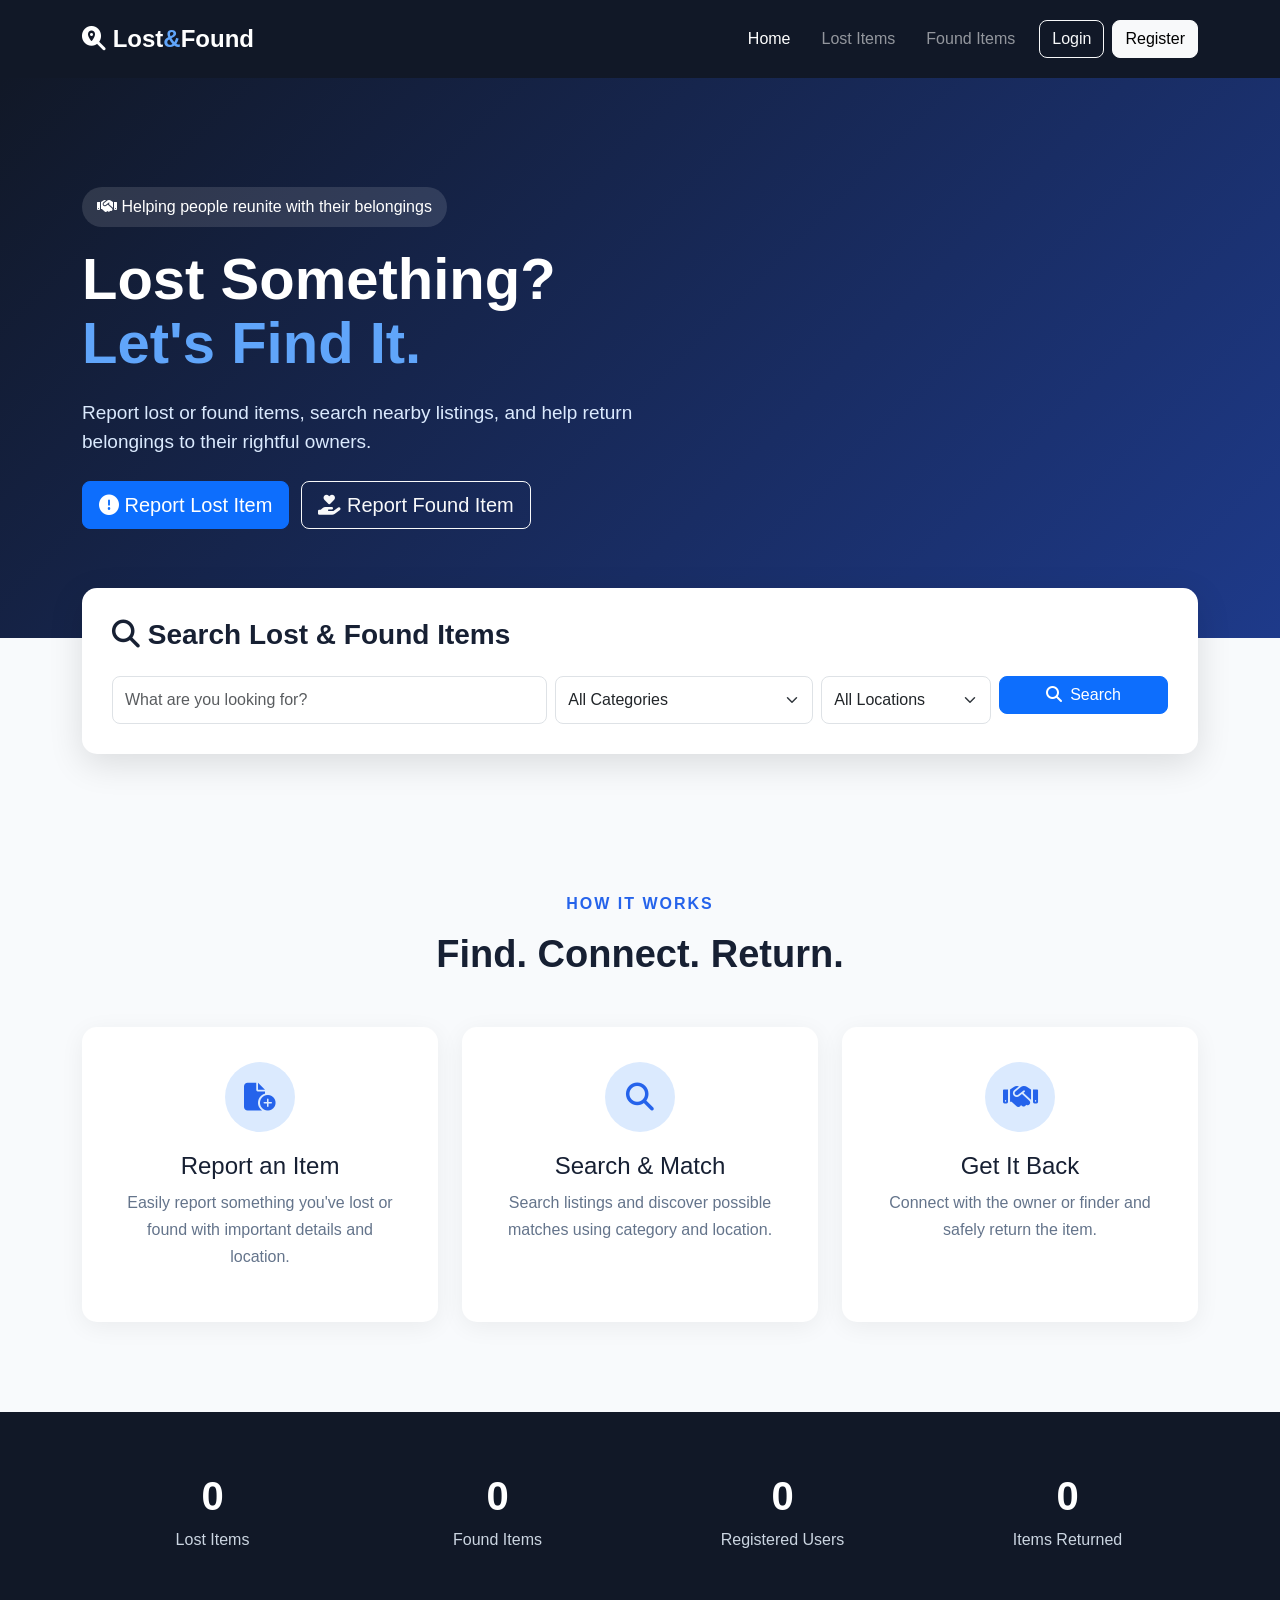
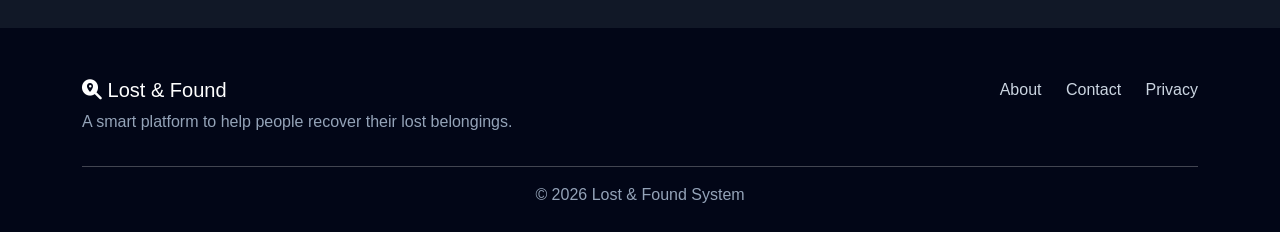
<file: frontend/index.html>
<!DOCTYPE html>
<html lang="en">

<head>

    <meta charset="UTF-8">

    <meta
        name="viewport"
        content="width=device-width, initial-scale=1.0"
    >

    <title>Lost & Found | Find What Matters</title>


    <!-- ================= BOOTSTRAP ================= -->

    <link
        href="https://cdn.jsdelivr.net/npm/bootstrap@5.3.3/dist/css/bootstrap.min.css"
        rel="stylesheet"
    >


    <!-- ================= FONT AWESOME ================= -->

    <link
        rel="stylesheet"
        href="https://cdnjs.cloudflare.com/ajax/libs/font-awesome/6.5.2/css/all.min.css"
    >


    <!-- ================= OUR CSS ================= -->

    <link
        rel="stylesheet"
        href="css/style.css"
    >

</head>


<body>


<!-- ==================================================
     NAVBAR
================================================== -->

<nav class="navbar navbar-expand-lg navbar-dark">

    <div class="container">


        <!-- LOGO -->

        <a
            class="navbar-brand fw-bold"
            href="index.html"
        >

            <i class="fa-solid fa-magnifying-glass-location"></i>

            Lost<span>&</span>Found

        </a>


        <!-- MOBILE BUTTON -->

        <button
            class="navbar-toggler"
            type="button"
            data-bs-toggle="collapse"
            data-bs-target="#navbarNav"
            aria-controls="navbarNav"
            aria-expanded="false"
            aria-label="Toggle navigation"
        >

            <span class="navbar-toggler-icon"></span>

        </button>


        <!-- NAVIGATION -->

        <div
            class="collapse navbar-collapse"
            id="navbarNav"
        >

            <ul
                class="navbar-nav ms-auto align-items-lg-center"
            >


                <li class="nav-item">

                    <a
                        class="nav-link active"
                        href="index.html"
                    >
                        Home
                    </a>

                </li>


                <li class="nav-item">

                    <a
                        class="nav-link"
                        href="lost-items.html"
                    >
                        Lost Items
                    </a>

                </li>


                <li class="nav-item">

                    <a
                        class="nav-link"
                        href="found-items.html"
                    >
                        Found Items
                    </a>

                </li>


                <li class="nav-item ms-lg-3">

                    <a
                        href="login.html"
                        class="btn btn-outline-light"
                    >
                        Login
                    </a>

                </li>


                <li class="nav-item ms-lg-2">

                    <a
                        href="register.html"
                        class="btn btn-light"
                    >
                        Register
                    </a>

                </li>


            </ul>

        </div>

    </div>

</nav>



<!-- ==================================================
     HERO
================================================== -->

<section class="hero">

    <div class="container">

        <div class="row align-items-center">

            <div class="col-lg-7">


                <!-- BADGE -->

                <div class="hero-badge">

                    <i class="fa-solid fa-handshake"></i>

                    Helping people reunite with their belongings

                </div>


                <!-- HEADING -->

                <h1>

                    Lost Something?<br>

                    <span>Let's Find It.</span>

                </h1>


                <!-- DESCRIPTION -->

                <p class="hero-text">

                    Report lost or found items, search nearby
                    listings, and help return belongings to their
                    rightful owners.

                </p>


                <!-- BUTTONS -->

                <div class="hero-buttons">


                    <a
                        href="report-lost.html"
                        class="btn btn-primary btn-lg"
                    >

                        <i
                            class="fa-solid fa-circle-exclamation"
                        ></i>

                        Report Lost Item

                    </a>


                    <a
                        href="report-found.html"
                        class="btn btn-outline-light btn-lg"
                    >

                        <i
                            class="fa-solid fa-hand-holding-heart"
                        ></i>

                        Report Found Item

                    </a>


                </div>


            </div>

        </div>

    </div>

</section>



<!-- ==================================================
     SEARCH
================================================== -->

<section class="search-section">

    <div class="container">


        <div class="search-box">


            <h3>

                <i
                    class="fa-solid fa-magnifying-glass"
                ></i>

                Search Lost & Found Items

            </h3>


            <div class="row g-2 mt-3">


                <!-- SEARCH TEXT -->

                <div class="col-md-5">

                    <input
                        type="text"
                        id="homeSearch"
                        class="form-control"
                        placeholder="What are you looking for?"
                    >

                </div>


                <!-- CATEGORY -->

                <div class="col-md-3">

                    <select
                        id="homeCategory"
                        class="form-select"
                    >

                        <option value="">
                            All Categories
                        </option>

                        <option value="Electronics">
                            Electronics
                        </option>

                        <option value="Documents">
                            Documents
                        </option>

                        <option value="Keys">
                            Keys
                        </option>

                        <option value="Wallet">
                            Wallet
                        </option>

                        <option value="Bag">
                            Bag
                        </option>

                        <option value="Other">
                            Other
                        </option>

                    </select>

                </div>


                <!-- LOCATION -->

                <div class="col-md-2">

                    <select
                        id="homeLocation"
                        class="form-select"
                    >

                        <option value="">
                            All Locations
                        </option>

                        <option value="Campus">
                            Campus
                        </option>

                        <option value="Hostel">
                            Hostel
                        </option>

                        <option value="Library">
                            Library
                        </option>

                        <option value="Canteen">
                            Canteen
                        </option>

                    </select>

                </div>


                <!-- SEARCH BUTTON -->

                <div class="col-md-2">

                    <button
                        id="homeSearchButton"
                        type="button"
                        class="btn btn-primary w-100"
                    >

                        <i
                            class="fa-solid fa-magnifying-glass me-1"
                        ></i>

                        Search

                    </button>

                </div>


            </div>

        </div>

    </div>

</section>



<!-- ==================================================
     FEATURES
================================================== -->

<section class="features-section">

    <div class="container">


        <!-- SECTION HEADING -->

        <div class="section-heading">

            <p>
                HOW IT WORKS
            </p>

            <h2>
                Find. Connect. Return.
            </h2>

        </div>


        <div class="row g-4">


            <!-- FEATURE 1 -->

            <div class="col-md-4">

                <div class="feature-card">


                    <div class="feature-icon">

                        <i
                            class="fa-solid fa-file-circle-plus"
                        ></i>

                    </div>


                    <h4>
                        Report an Item
                    </h4>


                    <p>

                        Easily report something you've lost
                        or found with important details and
                        location.

                    </p>


                </div>

            </div>



            <!-- FEATURE 2 -->

            <div class="col-md-4">

                <div class="feature-card">


                    <div class="feature-icon">

                        <i
                            class="fa-solid fa-magnifying-glass"
                        ></i>

                    </div>


                    <h4>
                        Search & Match
                    </h4>


                    <p>

                        Search listings and discover possible
                        matches using category and location.

                    </p>


                </div>

            </div>



            <!-- FEATURE 3 -->

            <div class="col-md-4">

                <div class="feature-card">


                    <div class="feature-icon">

                        <i
                            class="fa-solid fa-handshake"
                        ></i>

                    </div>


                    <h4>
                        Get It Back
                    </h4>


                    <p>

                        Connect with the owner or finder and
                        safely return the item.

                    </p>


                </div>

            </div>


        </div>

    </div>

</section>



<!-- ==================================================
     STATISTICS
================================================== -->

<section class="stats-section">

    <div class="container">


        <div class="row text-center">


            <!-- LOST -->

            <div class="col-md-3">

                <h2 id="totalLost">
                    0
                </h2>

                <p>
                    Lost Items
                </p>

            </div>


            <!-- FOUND -->

            <div class="col-md-3">

                <h2 id="totalFound">
                    0
                </h2>

                <p>
                    Found Items
                </p>

            </div>


            <!-- USERS -->

            <div class="col-md-3">

                <h2 id="totalUsers">
                    0
                </h2>

                <p>
                    Registered Users
                </p>

            </div>


            <!-- RETURNED -->

            <div class="col-md-3">

                <h2 id="totalReturned">
                    0
                </h2>

                <p>
                    Items Returned
                </p>

            </div>


        </div>

    </div>

</section>



<!-- ==================================================
     FOOTER
================================================== -->

<footer>

    <div class="container">


        <div class="row">


            <!-- ABOUT -->

            <div class="col-md-6">

                <h5>

                    <i
                        class="fa-solid fa-magnifying-glass-location"
                    ></i>

                    Lost & Found

                </h5>


                <p>

                    A smart platform to help people recover
                    their lost belongings.

                </p>

            </div>



            <!-- LINKS -->

            <div class="col-md-6 text-md-end">

                <a href="#">
                    About
                </a>

                <a href="#">
                    Contact
                </a>

                <a href="#">
                    Privacy
                </a>

            </div>


        </div>


        <hr>


        <p class="text-center mb-0">

            © 2026 Lost & Found System

        </p>


    </div>

</footer>



<!-- ==================================================
     BOOTSTRAP JS
================================================== -->

<script
    src="https://cdn.jsdelivr.net/npm/bootstrap@5.3.3/dist/js/bootstrap.bundle.min.js"
></script>


<!-- ==================================================
     OUR JAVASCRIPT
================================================== -->

<script src="js/app.js"></script>


</body>

</html>
</file>
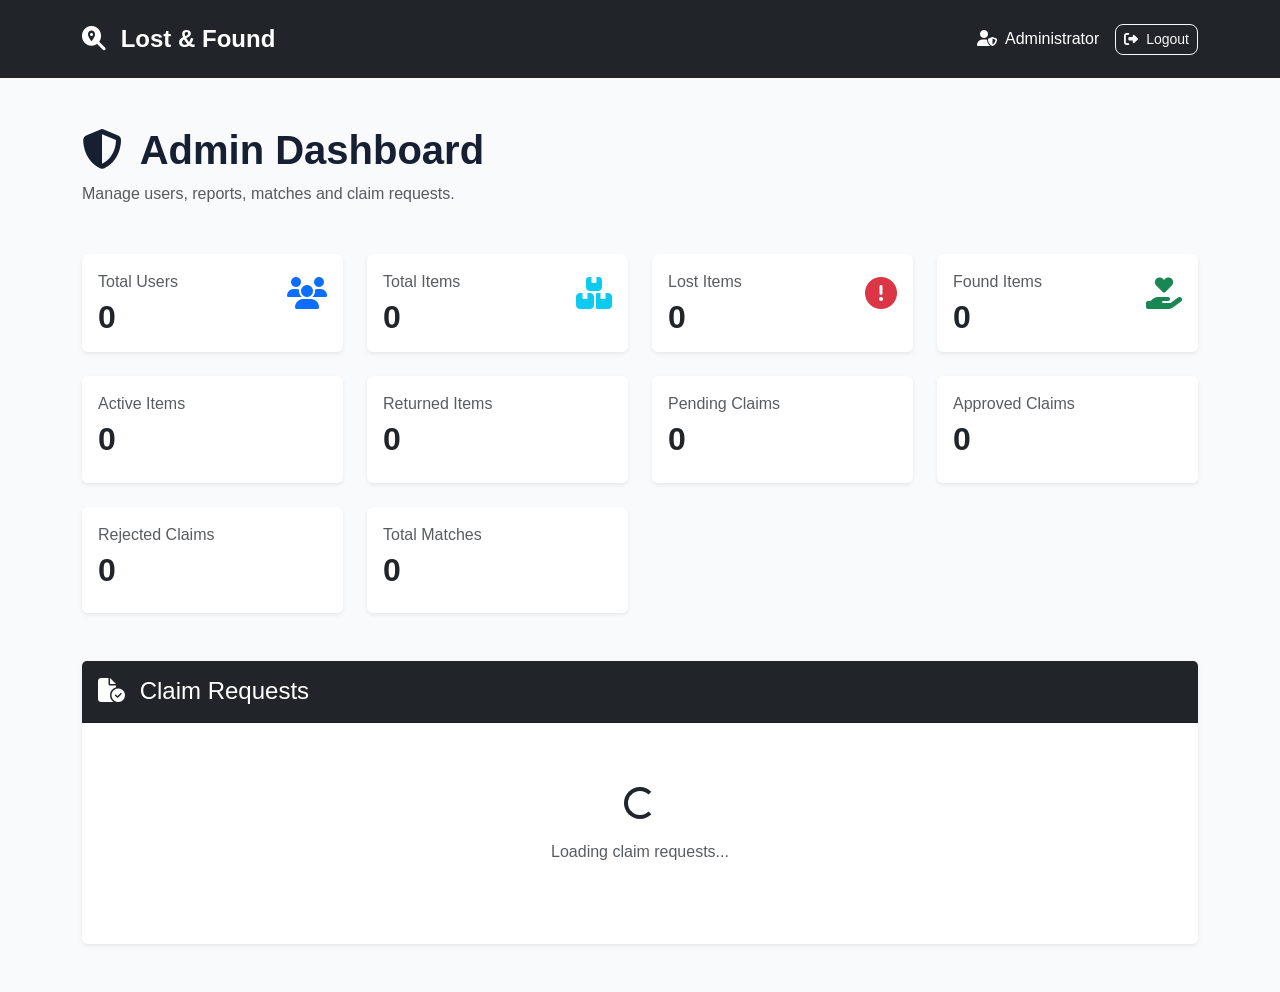
<file: frontend/admin.html>
<!DOCTYPE html>
<html lang="en">

<head>

    <meta charset="UTF-8">

    <meta
        name="viewport"
        content="width=device-width, initial-scale=1.0"
    >

    <title>Admin Dashboard | Lost & Found</title>


    <link
        href="https://cdn.jsdelivr.net/npm/bootstrap@5.3.3/dist/css/bootstrap.min.css"
        rel="stylesheet"
    >


    <link
        rel="stylesheet"
        href="https://cdnjs.cloudflare.com/ajax/libs/font-awesome/6.5.2/css/all.min.css"
    >


    <link
        rel="stylesheet"
        href="css/style.css"
    >

</head>


<body>


<!-- =====================================================
     NAVBAR
===================================================== -->

<nav class="navbar navbar-dark bg-dark">

    <div class="container">

        <a
            class="navbar-brand fw-bold"
            href="index.html"
        >

            <i class="fa-solid fa-magnifying-glass-location me-2"></i>

            Lost & Found

        </a>


        <div class="d-flex align-items-center">

            <span class="text-white me-3">

                <i class="fa-solid fa-user-shield me-1"></i>

                Administrator

            </span>


            <button
                type="button"
                class="btn btn-outline-light btn-sm"
                onclick="adminLogout()"
            >

                <i class="fa-solid fa-right-from-bracket me-1"></i>

                Logout

            </button>

        </div>

    </div>

</nav>



<!-- =====================================================
     ADMIN PAGE
===================================================== -->

<main
    id="adminPage"
    class="container py-5"
>


    <!-- HEADER -->

    <div class="mb-5">

        <h1 class="fw-bold">

            <i class="fa-solid fa-shield-halved me-2"></i>

            Admin Dashboard

        </h1>


        <p class="text-muted">

            Manage users, reports, matches and claim requests.

        </p>

    </div>



    <!-- =================================================
         STATISTICS
    ================================================== -->

    <div class="row g-4 mb-5">


        <!-- TOTAL USERS -->

        <div class="col-md-6 col-lg-3">

            <div class="card shadow-sm border-0 h-100">

                <div class="card-body">

                    <div class="d-flex justify-content-between">

                        <div>

                            <p class="text-muted mb-1">
                                Total Users
                            </p>

                            <h2
                                id="totalUsers"
                                class="fw-bold mb-0"
                            >
                                0
                            </h2>

                        </div>

                        <div class="text-primary fs-2">

                            <i class="fa-solid fa-users"></i>

                        </div>

                    </div>

                </div>

            </div>

        </div>



        <!-- TOTAL ITEMS -->

        <div class="col-md-6 col-lg-3">

            <div class="card shadow-sm border-0 h-100">

                <div class="card-body">

                    <div class="d-flex justify-content-between">

                        <div>

                            <p class="text-muted mb-1">
                                Total Items
                            </p>

                            <h2
                                id="totalItems"
                                class="fw-bold mb-0"
                            >
                                0
                            </h2>

                        </div>

                        <div class="text-info fs-2">

                            <i class="fa-solid fa-boxes-stacked"></i>

                        </div>

                    </div>

                </div>

            </div>

        </div>



        <!-- LOST -->

        <div class="col-md-6 col-lg-3">

            <div class="card shadow-sm border-0 h-100">

                <div class="card-body">

                    <div class="d-flex justify-content-between">

                        <div>

                            <p class="text-muted mb-1">
                                Lost Items
                            </p>

                            <h2
                                id="lostItems"
                                class="fw-bold mb-0"
                            >
                                0
                            </h2>

                        </div>

                        <div class="text-danger fs-2">

                            <i class="fa-solid fa-circle-exclamation"></i>

                        </div>

                    </div>

                </div>

            </div>

        </div>



        <!-- FOUND -->

        <div class="col-md-6 col-lg-3">

            <div class="card shadow-sm border-0 h-100">

                <div class="card-body">

                    <div class="d-flex justify-content-between">

                        <div>

                            <p class="text-muted mb-1">
                                Found Items
                            </p>

                            <h2
                                id="foundItems"
                                class="fw-bold mb-0"
                            >
                                0
                            </h2>

                        </div>

                        <div class="text-success fs-2">

                            <i class="fa-solid fa-hand-holding-heart"></i>

                        </div>

                    </div>

                </div>

            </div>

        </div>



        <!-- ACTIVE -->

        <div class="col-md-6 col-lg-3">

            <div class="card shadow-sm border-0 h-100">

                <div class="card-body">

                    <p class="text-muted mb-1">
                        Active Items
                    </p>

                    <h2
                        id="activeItems"
                        class="fw-bold"
                    >
                        0
                    </h2>

                </div>

            </div>

        </div>



        <!-- RETURNED -->

        <div class="col-md-6 col-lg-3">

            <div class="card shadow-sm border-0 h-100">

                <div class="card-body">

                    <p class="text-muted mb-1">
                        Returned Items
                    </p>

                    <h2
                        id="returnedItems"
                        class="fw-bold"
                    >
                        0
                    </h2>

                </div>

            </div>

        </div>



        <!-- PENDING -->

        <div class="col-md-6 col-lg-3">

            <div class="card shadow-sm border-0 h-100">

                <div class="card-body">

                    <p class="text-muted mb-1">
                        Pending Claims
                    </p>

                    <h2
                        id="pendingClaims"
                        class="fw-bold"
                    >
                        0
                    </h2>

                </div>

            </div>

        </div>



        <!-- APPROVED -->

        <div class="col-md-6 col-lg-3">

            <div class="card shadow-sm border-0 h-100">

                <div class="card-body">

                    <p class="text-muted mb-1">
                        Approved Claims
                    </p>

                    <h2
                        id="approvedClaims"
                        class="fw-bold"
                    >
                        0
                    </h2>

                </div>

            </div>

        </div>



        <!-- REJECTED -->

        <div class="col-md-6 col-lg-3">

            <div class="card shadow-sm border-0 h-100">

                <div class="card-body">

                    <p class="text-muted mb-1">
                        Rejected Claims
                    </p>

                    <h2
                        id="rejectedClaims"
                        class="fw-bold"
                    >
                        0
                    </h2>

                </div>

            </div>

        </div>



        <!-- MATCHES -->

        <div class="col-md-6 col-lg-3">

            <div class="card shadow-sm border-0 h-100">

                <div class="card-body">

                    <p class="text-muted mb-1">
                        Total Matches
                    </p>

                    <h2
                        id="totalMatches"
                        class="fw-bold"
                    >
                        0
                    </h2>

                </div>

            </div>

        </div>


    </div>



    <!-- =================================================
         CLAIM REQUESTS
    ================================================== -->

    <div class="card shadow-sm border-0">


        <div class="card-header bg-dark text-white py-3">

            <h4 class="mb-0">

                <i class="fa-solid fa-file-circle-check me-2"></i>

                Claim Requests

            </h4>

        </div>



        <div class="card-body">


            <!-- CLAIMS CONTAINER -->

            <div id="adminClaimsContainer">

                <div class="text-center py-5">

                    <div
                        class="spinner-border"
                        role="status"
                    ></div>

                    <p class="mt-3 text-muted">
                        Loading claim requests...
                    </p>

                </div>

            </div>


        </div>

    </div>


</main>



<!-- =====================================================
     JAVASCRIPT
===================================================== -->

<script src="js/admin.js"></script>


</body>

</html>
</file>
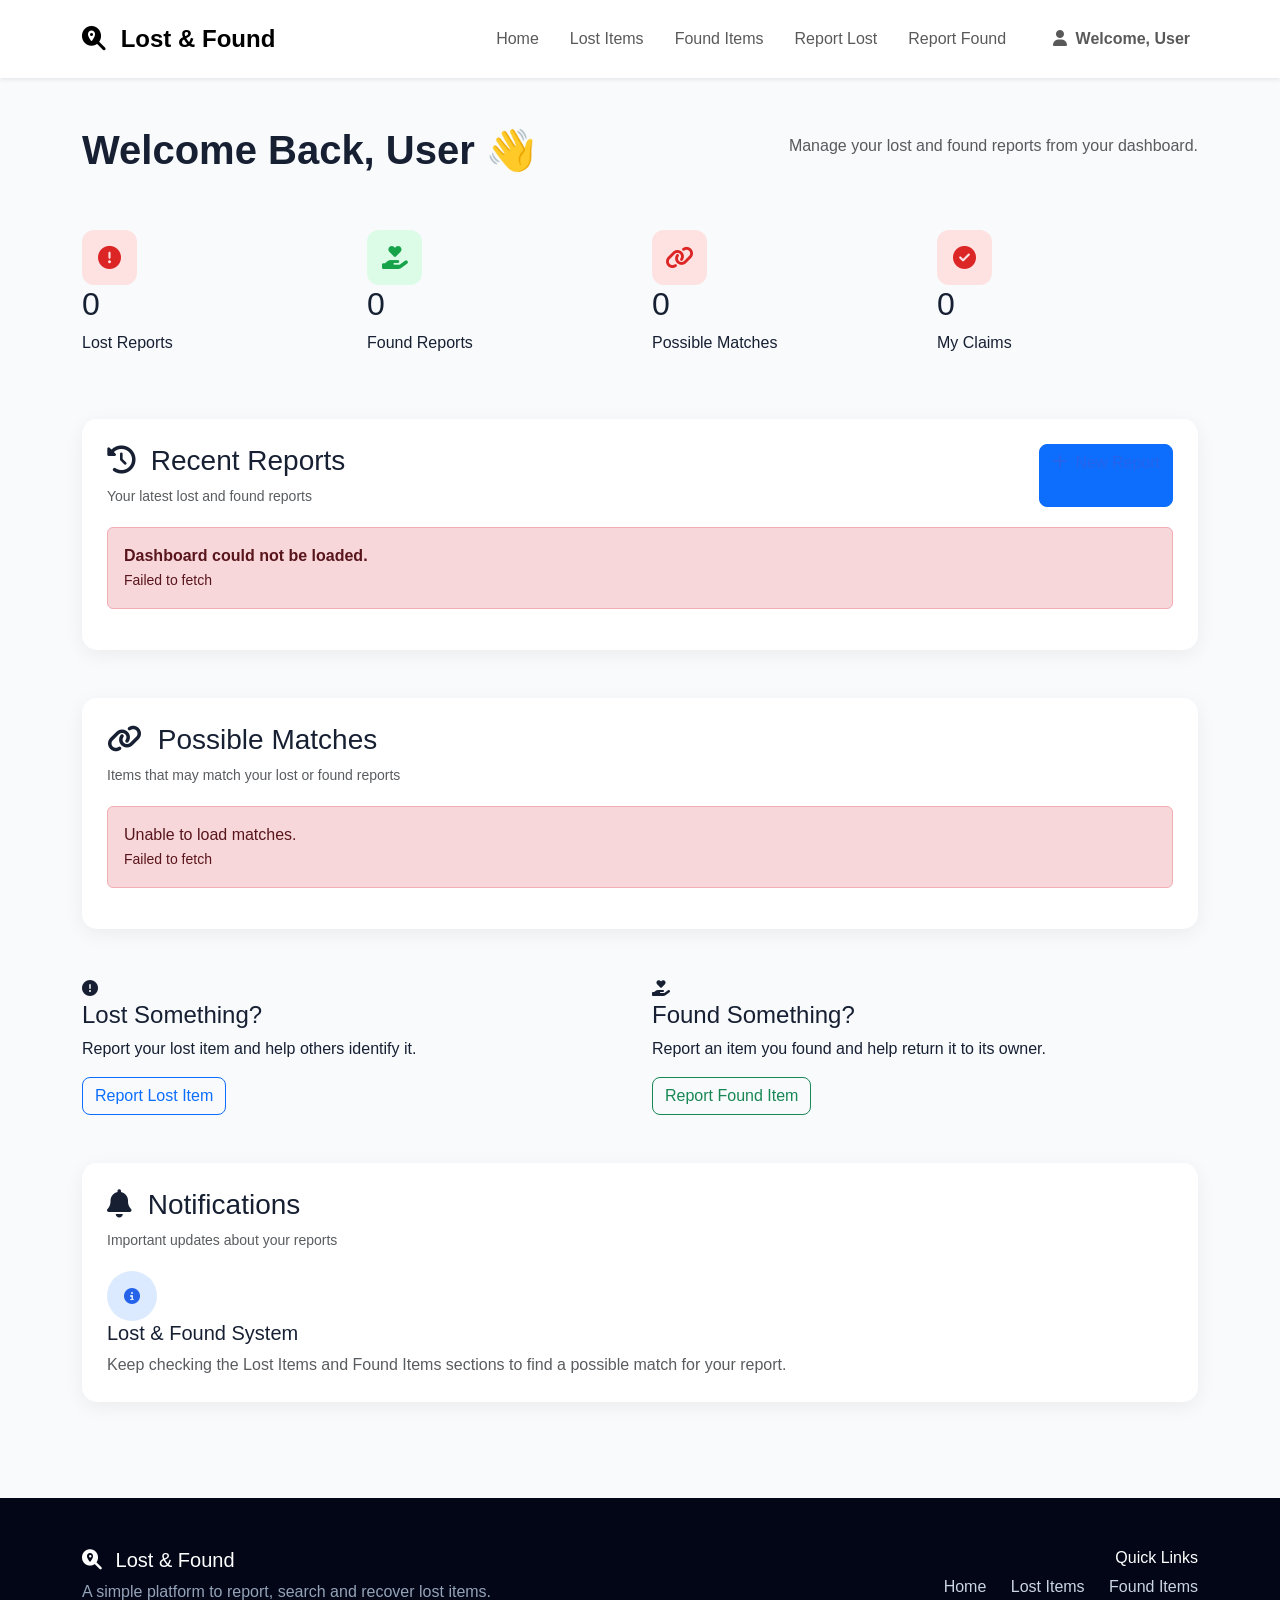
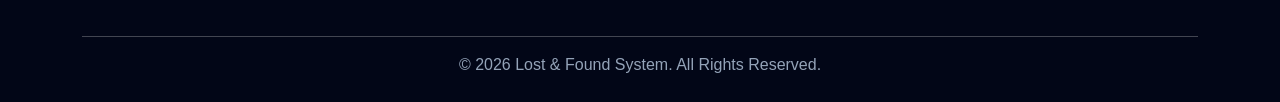
<file: frontend/dashboard.html>
<!DOCTYPE html>
<html lang="en">
<head>
    <meta charset="UTF-8">
    <meta name="viewport" content="width=device-width, initial-scale=1.0">

    <title>Dashboard - Lost & Found</title>

    <!-- Bootstrap -->
    <link
        href="https://cdn.jsdelivr.net/npm/bootstrap@5.3.3/dist/css/bootstrap.min.css"
        rel="stylesheet"
    >

    <!-- Font Awesome -->
    <link
        rel="stylesheet"
        href="https://cdnjs.cloudflare.com/ajax/libs/font-awesome/6.5.2/css/all.min.css"
    >

    <!-- Custom CSS -->
    <link rel="stylesheet" href="css/style.css">
</head>

<body>

<!-- ================= NAVBAR ================= -->
<nav class="navbar navbar-expand-lg bg-white shadow-sm">
    <div class="container">

        <a class="navbar-brand fw-bold" href="index.html">
            <i class="fa-solid fa-magnifying-glass-location me-2"></i>
            Lost & Found
        </a>

        <button
            class="navbar-toggler"
            type="button"
            data-bs-toggle="collapse"
            data-bs-target="#navbarNav"
        >
            <span class="navbar-toggler-icon"></span>
        </button>

        <div class="collapse navbar-collapse" id="navbarNav">

            <ul class="navbar-nav ms-auto align-items-lg-center">

                <li class="nav-item">
                    <a class="nav-link" href="index.html">
                        Home
                    </a>
                </li>

                <li class="nav-item">
                    <a class="nav-link" href="lost-items.html">
                        Lost Items
                    </a>
                </li>

                <li class="nav-item">
                    <a class="nav-link" href="found-items.html">
                        Found Items
                    </a>
                </li>

                <li class="nav-item">
                    <a class="nav-link" href="report-lost.html">
                        Report Lost
                    </a>
                </li>

                <li class="nav-item">
                    <a class="nav-link" href="report-found.html">
                        Report Found
                    </a>
                </li>

                <li class="nav-item ms-lg-3">
                    <span class="nav-link fw-semibold">
                        <i class="fa-solid fa-user me-1"></i>
                        Welcome, <span id="navUserName">User</span>
                    </span>
                </li>

            </ul>

        </div>
    </div>
</nav>


<!-- ================= DASHBOARD ================= -->
<section class="dashboard-section py-5">

    <div class="container">

        <!-- Header -->
        <div class="dashboard-header mb-5">

            <h1>
                Welcome Back,
                <span id="dashboardUserName">User</span>
                👋
            </h1>

            <p class="text-muted">
                Manage your lost and found reports from your dashboard.
            </p>

        </div>


        <!-- ================= STAT CARDS ================= -->
        <div class="row g-4 mb-5">

            <!-- Lost Reports -->
            <div class="col-md-6 col-lg-3">

                <div class="dashboard-stat-card">

                    <div class="stat-icon lost-bg">
                        <i class="fa-solid fa-circle-exclamation"></i>
                    </div>

                    <div>
                        <h2 id="lostCount">0</h2>
                        <p>Lost Reports</p>
                    </div>

                </div>

            </div>


            <!-- Found Reports -->
            <div class="col-md-6 col-lg-3">

                <div class="dashboard-stat-card">

                    <div class="stat-icon found-bg">
                        <i class="fa-solid fa-hand-holding-heart"></i>
                    </div>

                    <div>
                        <h2 id="foundCount">0</h2>
                        <p>Found Reports</p>
                    </div>

                </div>

            </div>


            <!-- Possible Matches -->
            <div class="col-md-6 col-lg-3">

                <div class="dashboard-stat-card">

                    <div class="stat-icon match-bg">
                        <i class="fa-solid fa-link"></i>
                    </div>

                    <div>
                        <h2 id="matchCount">0</h2>
                        <p>Possible Matches</p>
                    </div>

                </div>

            </div>


            <!-- Claims -->
            <div class="col-md-6 col-lg-3">

                <div class="dashboard-stat-card">

                    <div class="stat-icon claim-bg">
                        <i class="fa-solid fa-check-circle"></i>
                    </div>

                    <div>
                        <h2 id="claimCount">0</h2>
                        <p>My Claims</p>
                    </div>

                </div>

            </div>

        </div>


        <!-- ================= RECENT REPORTS ================= -->
        <div class="dashboard-card mb-5">

            <div class="dashboard-card-header">

                <div>
                    <h3>
                        <i class="fa-solid fa-clock-rotate-left me-2"></i>
                        Recent Reports
                    </h3>

                    <p class="text-muted mb-0">
                        Your latest lost and found reports
                    </p>
                </div>

                <a href="report-lost.html" class="btn btn-primary">
                    <i class="fa-solid fa-plus me-1"></i>
                    New Report
                </a>

            </div>


            <div id="recentReports">

                <div class="text-center py-4">

                    <i class="fa-solid fa-spinner fa-spin fa-2x"></i>

                    <p class="mt-3">
                        Loading reports...
                    </p>

                </div>

            </div>

        </div>
        <!-- ================= POSSIBLE MATCHES ================= -->

<div class="dashboard-card mb-5">

    <div class="dashboard-card-header">

        <div>
            <h3>
                <i class="fa-solid fa-link me-2"></i>
                Possible Matches
            </h3>

            <p class="text-muted mb-0">
                Items that may match your lost or found reports
            </p>
        </div>

    </div>


    <div id="possibleMatches">

        <div class="text-center py-4">

            <i class="fa-solid fa-spinner fa-spin fa-2x"></i>

            <p class="mt-3">
                Checking for possible matches...
            </p>

        </div>

    </div>

</div>


        <!-- ================= QUICK ACTIONS ================= -->
        <div class="row g-4 mb-5">

            <!-- Report Lost -->
            <div class="col-md-6">

                <div class="quick-action-card">

                    <div class="quick-action-icon">
                        <i class="fa-solid fa-circle-exclamation"></i>
                    </div>

                    <div class="quick-action-content">

                        <h4>Lost Something?</h4>

                        <p>
                            Report your lost item and help others identify it.
                        </p>

                        <a
                            href="report-lost.html"
                            class="btn btn-outline-primary"
                        >
                            Report Lost Item
                        </a>

                    </div>

                </div>

            </div>


            <!-- Report Found -->
            <div class="col-md-6">

                <div class="quick-action-card">

                    <div class="quick-action-icon">
                        <i class="fa-solid fa-hand-holding-heart"></i>
                    </div>

                    <div class="quick-action-content">

                        <h4>Found Something?</h4>

                        <p>
                            Report an item you found and help return it to its owner.
                        </p>

                        <a
                            href="report-found.html"
                            class="btn btn-outline-success"
                        >
                            Report Found Item
                        </a>

                    </div>

                </div>

            </div>

        </div>


        <!-- ================= INFORMATION ================= -->
        <div class="dashboard-card">

            <div class="dashboard-card-header">

                <div>
                    <h3>
                        <i class="fa-solid fa-bell me-2"></i>
                        Notifications
                    </h3>

                    <p class="text-muted mb-0">
                        Important updates about your reports
                    </p>
                </div>

            </div>

            <div class="notification-item">

                <div class="notification-icon">
                    <i class="fa-solid fa-circle-info"></i>
                </div>

                <div>

                    <h5>Lost & Found System</h5>

                    <p class="mb-0 text-muted">
                        Keep checking the Lost Items and Found Items sections
                        to find a possible match for your report.
                    </p>

                </div>

            </div>

        </div>

    </div>

</section>


<!-- ================= FOOTER ================= -->
<footer class="footer mt-5">

    <div class="container">

        <div class="row">

            <div class="col-md-6">

                <h5>
                    <i class="fa-solid fa-magnifying-glass-location me-2"></i>
                    Lost & Found
                </h5>

                <p>
                    A simple platform to report, search and recover lost items.
                </p>

            </div>


            <div class="col-md-6 text-md-end">

                <h6>Quick Links</h6>

                <a href="index.html">Home</a>
                <a href="lost-items.html">Lost Items</a>
                <a href="found-items.html">Found Items</a>

            </div>

        </div>

        <hr>

        <div class="text-center">

            <p class="mb-0">
                © 2026 Lost & Found System. All Rights Reserved.
            </p>

        </div>

    </div>

</footer>


<!-- Bootstrap JS -->
<script
    src="https://cdn.jsdelivr.net/npm/bootstrap@5.3.3/dist/js/bootstrap.bundle.min.js">
</script>

<!-- App JS -->
<script src="js/app.js"></script>

</body>
</html>
</file>
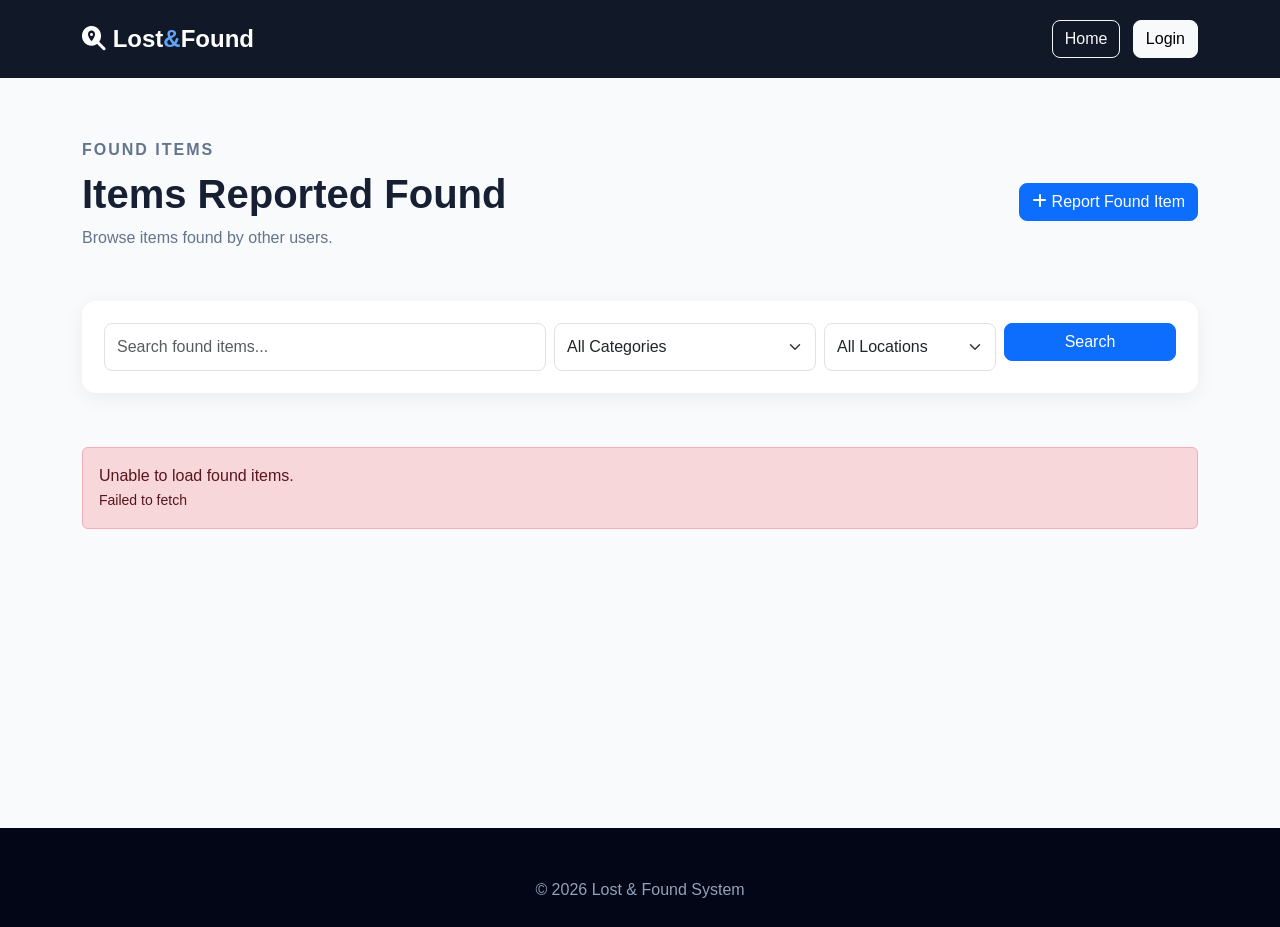
<file: frontend/found-items.html>
<!DOCTYPE html>
<html lang="en">

<head>

    <meta charset="UTF-8">
    <meta name="viewport" content="width=device-width, initial-scale=1.0">

    <title>Found Items | Lost & Found</title>

    <link
        href="https://cdn.jsdelivr.net/npm/bootstrap@5.3.3/dist/css/bootstrap.min.css"
        rel="stylesheet">

    <link
        rel="stylesheet"
        href="https://cdnjs.cloudflare.com/ajax/libs/font-awesome/6.5.2/css/all.min.css">

    <link rel="stylesheet" href="css/style.css">

</head>

<body>

<nav class="navbar navbar-dark">

    <div class="container">

        <a class="navbar-brand fw-bold" href="index.html">

            <i class="fa-solid fa-magnifying-glass-location"></i>

            Lost<span>&</span>Found

        </a>

        <div>

            <a href="index.html"
               class="btn btn-outline-light me-2">
                Home
            </a>

            <a href="login.html"
               class="btn btn-light">
                Login
            </a>

        </div>

    </div>

</nav>


<section class="items-page">

    <div class="container">


        <!-- PAGE HEADER -->

        <div class="page-header">

            <div>

                <p class="page-label">
                    FOUND ITEMS
                </p>

                <h1>
                    Items Reported Found
                </h1>

                <p>
                    Browse items found by other users.
                </p>

            </div>


            <a href="report-found.html"
               class="btn btn-primary">

                <i class="fa-solid fa-plus"></i>

                Report Found Item

            </a>

        </div>


        <!-- SEARCH -->

        <div class="item-search">

            <div class="row g-2">

                <div class="col-md-5">

                    <input
                        type="text"
                        id="foundSearch"
                        class="form-control"
                        placeholder="Search found items...">

                </div>


                <div class="col-md-3">

                    <select
                        id="foundCategory"
                        class="form-select">

                        <option value="">
                            All Categories
                        </option>

                        <option value="Electronics">
                            Electronics
                        </option>

                        <option value="Documents">
                            Documents
                        </option>

                        <option value="Wallet">
                            Wallet
                        </option>

                        <option value="Keys">
                            Keys
                        </option>

                        <option value="Bag">
                            Bag
                        </option>

                    </select>

                </div>


                <div class="col-md-2">

                    <select
                        id="foundLocation"
                        class="form-select">

                        <option value="">
                            All Locations
                        </option>

                        <option value="Hostel">
                            Hostel
                        </option>

                        <option value="Library">
                            Library
                        </option>

                        <option value="Canteen">
                            Canteen
                        </option>

                        <option value="Campus">
                            Campus
                        </option>

                    </select>

                </div>


                <div class="col-md-2">

                    <button
                        id="foundSearchButton"
                        class="btn btn-primary w-100">

                        Search

                    </button>

                </div>

            </div>

        </div>


        <!-- REAL FOUND ITEMS -->

        <div
            class="row g-4 mt-3"
            id="foundItemsContainer">

            <div class="col-12 text-center py-5">

                <i class="fa-solid fa-spinner fa-spin fa-2x"></i>

                <p class="mt-3">
                    Loading found items...
                </p>

            </div>

        </div>


    </div>

</section>


<footer>

    <div class="container text-center">

        <p class="mb-0">
            © 2026 Lost & Found System
        </p>

    </div>

</footer>


<script
    src="https://cdn.jsdelivr.net/npm/bootstrap@5.3.3/dist/js/bootstrap.bundle.min.js">
</script>


<script src="js/app.js"></script>


</body>

</html>
</file>
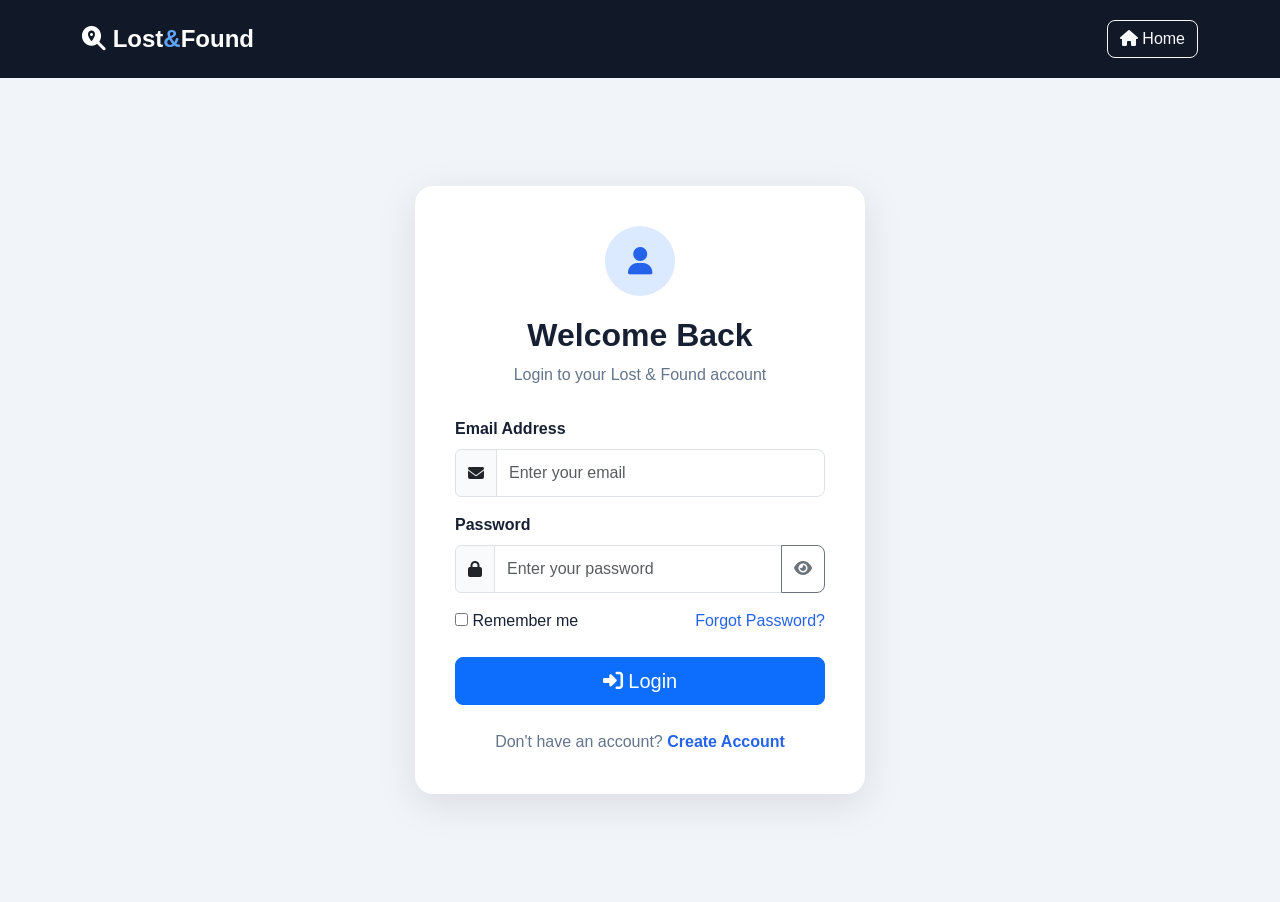
<file: frontend/login.html>
<!DOCTYPE html>
<html lang="en">
<head>
    <meta charset="UTF-8">
    <meta name="viewport" content="width=device-width, initial-scale=1.0">

    <title>Login | Lost & Found</title>

    <link
        href="https://cdn.jsdelivr.net/npm/bootstrap@5.3.3/dist/css/bootstrap.min.css"
        rel="stylesheet"
    >

    <link
        rel="stylesheet"
        href="https://cdnjs.cloudflare.com/ajax/libs/font-awesome/6.5.2/css/all.min.css"
    >

    <link rel="stylesheet" href="css/style.css">
</head>

<body class="auth-page">

<nav class="navbar navbar-dark">
    <div class="container">
        <a class="navbar-brand fw-bold" href="index.html">
            <i class="fa-solid fa-magnifying-glass-location"></i>
            Lost<span>&</span>Found
        </a>

        <a href="index.html" class="btn btn-outline-light">
            <i class="fa-solid fa-house"></i> Home
        </a>
    </div>
</nav>

<section class="auth-section">

    <div class="auth-card">

        <div class="auth-icon">
            <i class="fa-solid fa-user"></i>
        </div>

        <h2>Welcome Back</h2>

        <p class="auth-subtitle">
            Login to your Lost & Found account
        </p>

        <form id="loginForm">

            <div class="mb-3">
                <label class="form-label">Email Address</label>

                <div class="input-group">
                    <span class="input-group-text">
                        <i class="fa-solid fa-envelope"></i>
                    </span>

                    <input
                        type="email"
                        id="loginEmail"
                        class="form-control"
                        placeholder="Enter your email"
                        required
                    >
                </div>
            </div>

            <div class="mb-3">

                <label class="form-label">Password</label>

                <div class="input-group">
                    <span class="input-group-text">
                        <i class="fa-solid fa-lock"></i>
                    </span>

                    <input
                        type="password"
                        id="loginPassword"
                        class="form-control"
                        placeholder="Enter your password"
                        required
                    >

                    <button
                        type="button"
                        class="btn btn-outline-secondary"
                        onclick="togglePassword('loginPassword', this)"
                    >
                        <i class="fa-solid fa-eye"></i>
                    </button>
                </div>

            </div>

            <div class="d-flex justify-content-between mb-4">

                <div>
                    <input type="checkbox" id="remember">
                    <label for="remember">Remember me</label>
                </div>

                <a href="#" class="auth-link">
                    Forgot Password?
                </a>

            </div>

            <button type="submit" class="btn btn-primary w-100 btn-lg">
                <i class="fa-solid fa-right-to-bracket"></i>
                Login
            </button>

        </form>

        <p class="auth-bottom">
            Don't have an account?
            <a href="register.html">Create Account</a>
        </p>

    </div>

</section>

<script src="js/app.js"></script>

</body>
</html>
</file>
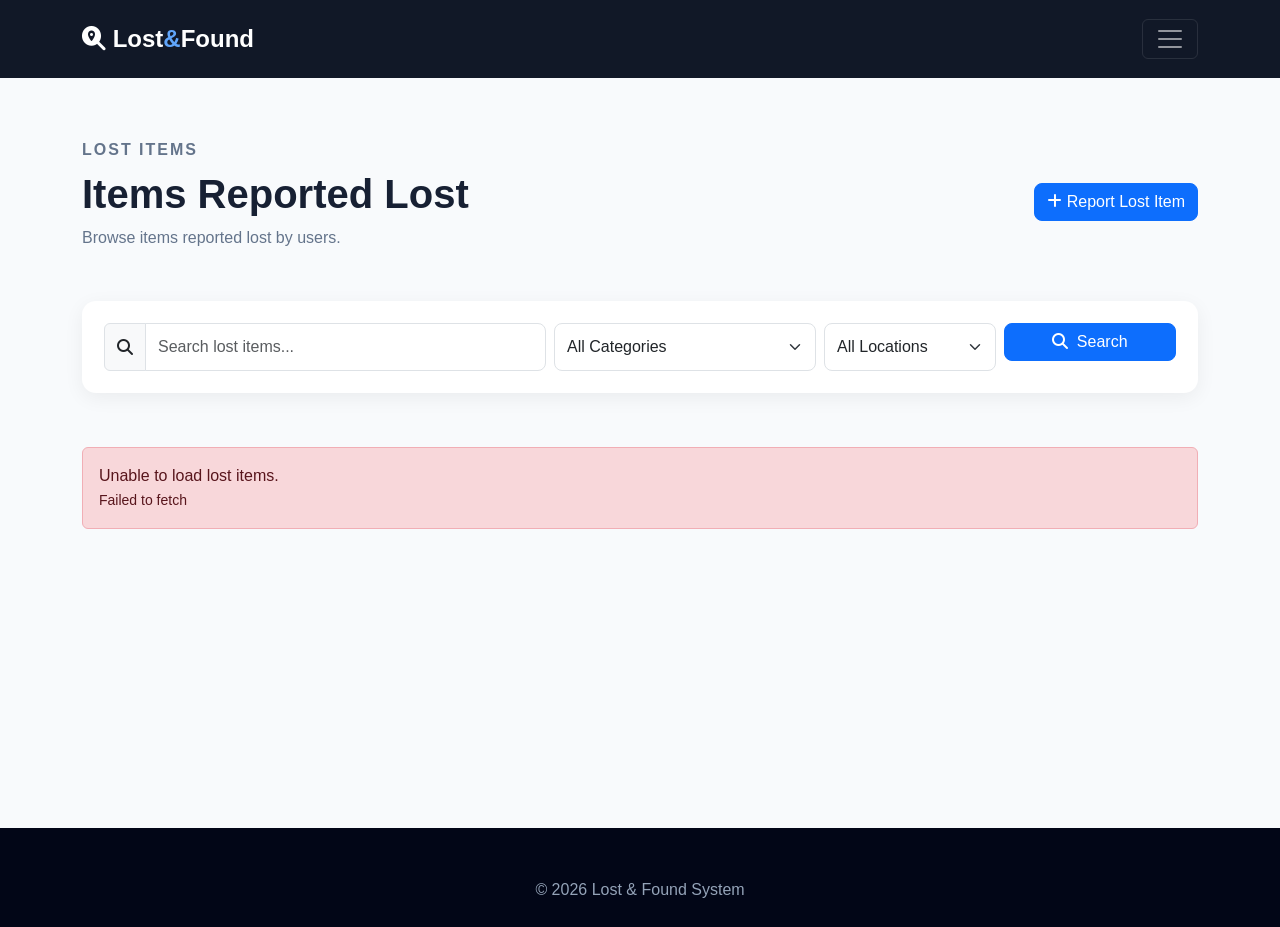
<file: frontend/lost-items.html>
<!DOCTYPE html>
<html lang="en">

<head>

    <meta charset="UTF-8">
    <meta
        name="viewport"
        content="width=device-width, initial-scale=1.0"
    >

    <title>Lost Items | Lost & Found</title>

    <link
        href="https://cdn.jsdelivr.net/npm/bootstrap@5.3.3/dist/css/bootstrap.min.css"
        rel="stylesheet"
    >

    <link
        rel="stylesheet"
        href="https://cdnjs.cloudflare.com/ajax/libs/font-awesome/6.5.2/css/all.min.css"
    >

    <link
        rel="stylesheet"
        href="css/style.css"
    >

</head>


<body>


<!-- =====================================================
     NAVBAR
===================================================== -->

<nav class="navbar navbar-dark">

    <div class="container">

        <a
            class="navbar-brand fw-bold"
            href="index.html"
        >
            <i class="fa-solid fa-magnifying-glass-location"></i>
            Lost<span>&</span>Found
        </a>


        <button
            class="navbar-toggler"
            type="button"
            data-bs-toggle="collapse"
            data-bs-target="#navbarNav"
        >
            <span class="navbar-toggler-icon"></span>
        </button>


        <div
            class="collapse navbar-collapse"
            id="navbarNav"
        >

            <ul class="navbar-nav ms-auto">

                <li class="nav-item">
                    <a
                        class="nav-link"
                        href="index.html"
                    >
                        Home
                    </a>
                </li>


                <li class="nav-item">
                    <a
                        class="nav-link active"
                        href="lost-items.html"
                    >
                        Lost Items
                    </a>
                </li>


                <li class="nav-item">
                    <a
                        class="nav-link"
                        href="found-items.html"
                    >
                        Found Items
                    </a>
                </li>


                <li class="nav-item">
                    <a
                        class="nav-link"
                        href="dashboard.html"
                    >
                        Dashboard
                    </a>
                </li>


                <li class="nav-item">
                    <a
                        class="nav-link"
                        href="login.html"
                    >
                        Login
                    </a>
                </li>

            </ul>

        </div>

    </div>

</nav>



<!-- =====================================================
     MAIN
===================================================== -->

<section class="items-page">

    <div class="container">


        <!-- HEADER -->

        <div class="page-header">

            <div>

                <p class="page-label">
                    LOST ITEMS
                </p>

                <h1>
                    Items Reported Lost
                </h1>

                <p>
                    Browse items reported lost by users.
                </p>

            </div>


            <a
                href="report-lost.html"
                class="btn btn-primary"
            >
                <i class="fa-solid fa-plus"></i>
                Report Lost Item
            </a>

        </div>



        <!-- =================================================
             SEARCH & FILTERS
        ================================================== -->

        <div class="item-search">

            <div class="row g-2">


                <!-- SEARCH -->

                <div class="col-md-5">

                    <div class="input-group">

                        <span class="input-group-text">

                            <i class="fa-solid fa-magnifying-glass"></i>

                        </span>


                        <input
                            type="text"
                            id="lostSearch"
                            class="form-control"
                            placeholder="Search lost items..."
                        >

                    </div>

                </div>



                <!-- CATEGORY -->

                <div class="col-md-3">

                    <select
                        id="lostCategory"
                        class="form-select"
                    >

                        <option value="">
                            All Categories
                        </option>

                        <option value="Electronics">
                            Electronics
                        </option>

                        <option value="Documents">
                            Documents
                        </option>

                        <option value="Wallet">
                            Wallet
                        </option>

                        <option value="Keys">
                            Keys
                        </option>

                        <option value="Bag">
                            Bag
                        </option>

                        <option value="Other">
                            Other
                        </option>

                    </select>

                </div>



                <!-- LOCATION -->

                <div class="col-md-2">

                    <select
                        id="lostLocation"
                        class="form-select"
                    >

                        <option value="">
                            All Locations
                        </option>

                        <option value="Hostel">
                            Hostel
                        </option>

                        <option value="Library">
                            Library
                        </option>

                        <option value="Canteen">
                            Canteen
                        </option>

                        <option value="Campus">
                            Campus
                        </option>

                        <option value="Other">
                            Other
                        </option>

                    </select>

                </div>



                <!-- SEARCH BUTTON -->

                <div class="col-md-2">

                    <button
                        type="button"
                        id="lostSearchButton"
                        class="btn btn-primary w-100"
                    >
                        <i class="fa-solid fa-search me-1"></i>
                        Search
                    </button>

                </div>

            </div>

        </div>



        <!-- =================================================
             ITEMS CONTAINER
        ================================================== -->

        <div
            class="row g-4 mt-3"
            id="lostItemsContainer"
        >

            <div class="col-12 text-center py-5">

                <i
                    class="fa-solid fa-spinner fa-spin fa-2x"
                ></i>

                <p class="mt-3">
                    Loading lost items...
                </p>

            </div>

        </div>


    </div>

</section>



<!-- =====================================================
     FOOTER
===================================================== -->

<footer>

    <div class="container text-center">

        <p class="mb-0">
            © 2026 Lost & Found System
        </p>

    </div>

</footer>



<script
    src="https://cdn.jsdelivr.net/npm/bootstrap@5.3.3/dist/js/bootstrap.bundle.min.js"
></script>


<script src="js/app.js"></script>


</body>

</html>
</file>
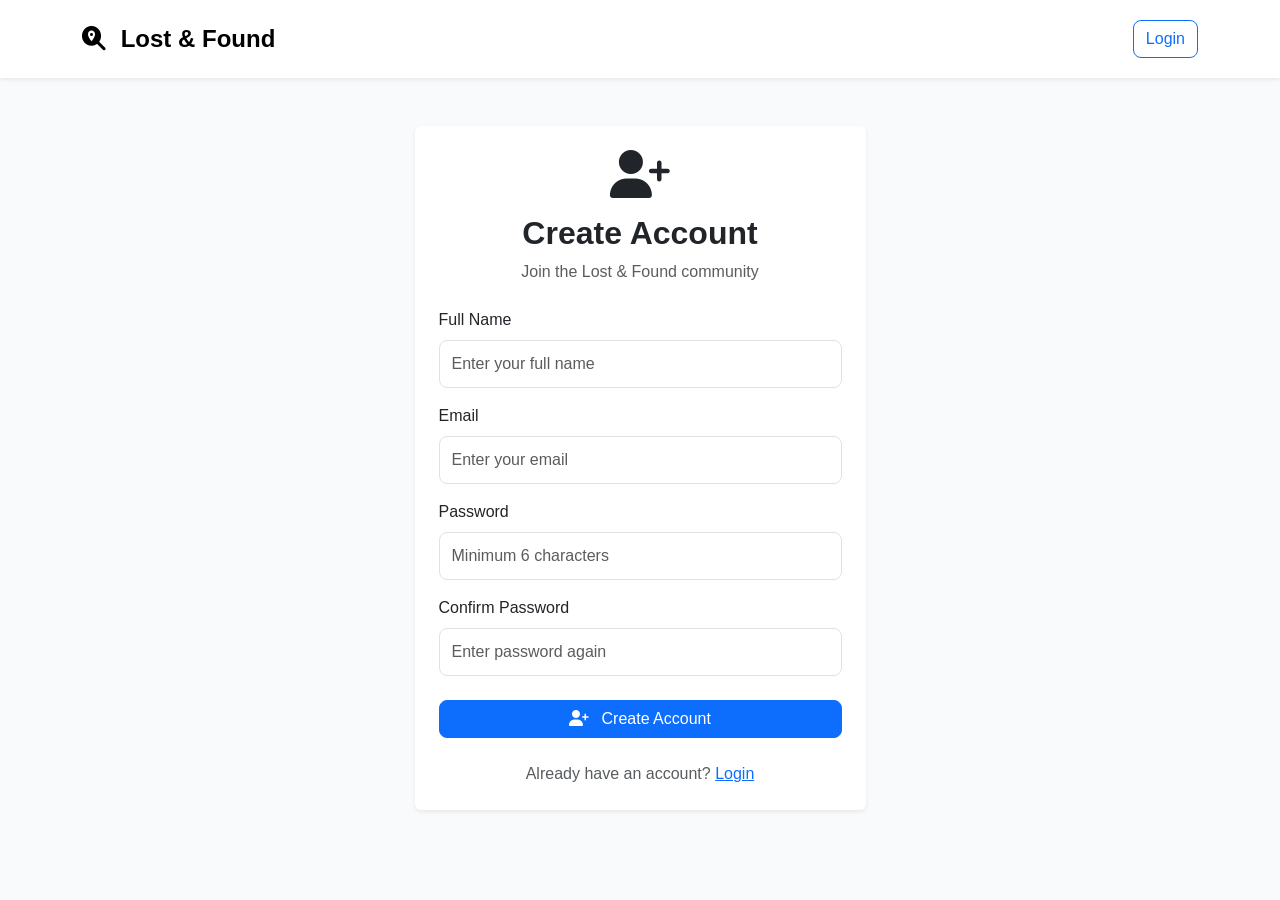
<file: frontend/register.html>
<!DOCTYPE html>
<html lang="en">
<head>
    <meta charset="UTF-8">
    <meta name="viewport" content="width=device-width, initial-scale=1.0">

    <title>Register - Lost & Found</title>

    <link
        href="https://cdn.jsdelivr.net/npm/bootstrap@5.3.3/dist/css/bootstrap.min.css"
        rel="stylesheet"
    >

    <link
        rel="stylesheet"
        href="https://cdnjs.cloudflare.com/ajax/libs/font-awesome/6.5.2/css/all.min.css"
    >

    <link rel="stylesheet" href="css/style.css">
</head>

<body>

<nav class="navbar navbar-expand-lg bg-white shadow-sm">
    <div class="container">

        <a class="navbar-brand fw-bold" href="index.html">
            <i class="fa-solid fa-magnifying-glass-location me-2"></i>
            Lost & Found
        </a>

        <div>
            <a href="login.html" class="btn btn-outline-primary">
                Login
            </a>
        </div>

    </div>
</nav>


<main class="container py-5">

    <div class="row justify-content-center">

        <div class="col-md-6 col-lg-5">

            <div class="card shadow-sm border-0">

                <div class="card-body p-4">

                    <div class="text-center mb-4">

                        <i class="fa-solid fa-user-plus fa-3x mb-3"></i>

                        <h2 class="fw-bold">
                            Create Account
                        </h2>

                        <p class="text-muted">
                            Join the Lost & Found community
                        </p>

                    </div>


                    <form id="registerForm">

                        <div class="mb-3">

                            <label
                                for="registerName"
                                class="form-label"
                            >
                                Full Name
                            </label>

                            <input
                                type="text"
                                class="form-control"
                                id="registerName"
                                name="full_name"
                                placeholder="Enter your full name"
                                required
                            >

                        </div>


                        <div class="mb-3">

                            <label
                                for="registerEmail"
                                class="form-label"
                            >
                                Email
                            </label>

                            <input
                                type="email"
                                class="form-control"
                                id="registerEmail"
                                name="email"
                                placeholder="Enter your email"
                                required
                            >

                        </div>


                        <div class="mb-3">

                            <label
                                for="registerPassword"
                                class="form-label"
                            >
                                Password
                            </label>

                            <input
                                type="password"
                                class="form-control"
                                id="registerPassword"
                                name="password"
                                placeholder="Minimum 6 characters"
                                minlength="6"
                                required
                            >

                        </div>


                        <div class="mb-4">

                            <label
                                for="confirmPassword"
                                class="form-label"
                            >
                                Confirm Password
                            </label>

                            <input
                                type="password"
                                class="form-control"
                                id="confirmPassword"
                                name="confirm_password"
                                placeholder="Enter password again"
                                required
                            >

                        </div>


                        <button
                            type="submit"
                            class="btn btn-primary w-100"
                        >
                            <i class="fa-solid fa-user-plus me-2"></i>
                            Create Account
                        </button>

                    </form>


                    <div class="text-center mt-4">

                        <span class="text-muted">
                            Already have an account?
                        </span>

                        <a href="login.html">
                            Login
                        </a>

                    </div>

                </div>

            </div>

        </div>

    </div>

</main>


<script src="js/app.js"></script>

</body>
</html>
</file>
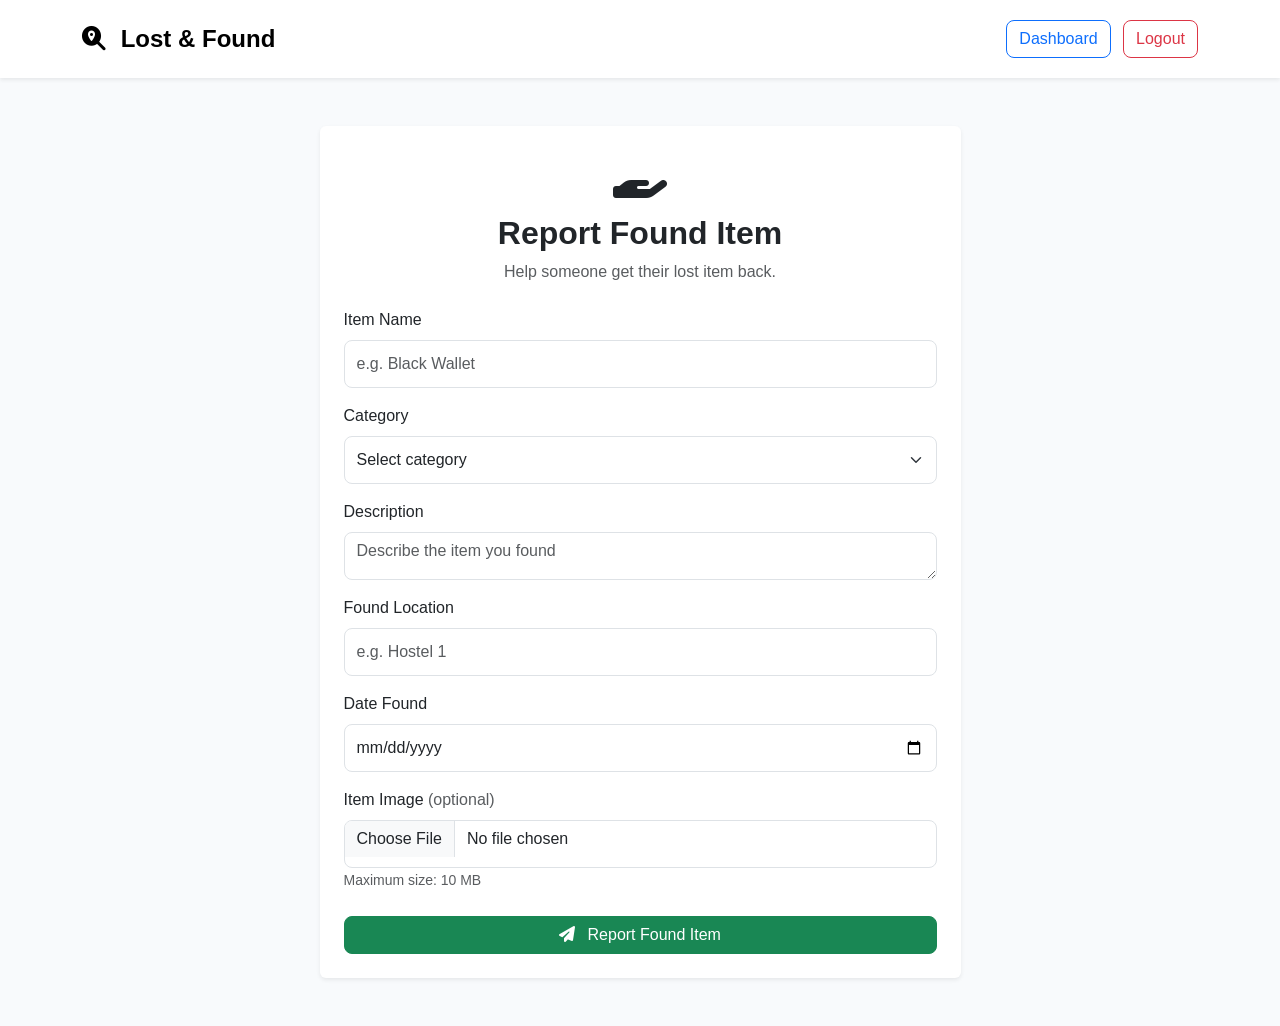
<file: frontend/report-found.html>
<!DOCTYPE html>
<html lang="en">

<head>

    <meta charset="UTF-8">

    <meta
        name="viewport"
        content="width=device-width, initial-scale=1.0"
    >

    <title>Report Found Item - Lost & Found</title>

    <link
        href="https://cdn.jsdelivr.net/npm/bootstrap@5.3.3/dist/css/bootstrap.min.css"
        rel="stylesheet"
    >

    <link
        rel="stylesheet"
        href="https://cdnjs.cloudflare.com/ajax/libs/font-awesome/6.5.2/css/all.min.css"
    >

    <link rel="stylesheet" href="css/style.css">

</head>


<body>


<nav class="navbar navbar-expand-lg bg-white shadow-sm">

    <div class="container">

        <a
            class="navbar-brand fw-bold"
            href="index.html"
        >
            <i class="fa-solid fa-magnifying-glass-location me-2"></i>
            Lost & Found
        </a>


        <div>

            <a
                href="dashboard.html"
                class="btn btn-outline-primary me-2"
            >
                Dashboard
            </a>

            <button
                onclick="logoutUser()"
                class="btn btn-outline-danger"
            >
                Logout
            </button>

        </div>

    </div>

</nav>


<main class="container py-5">

    <div class="row justify-content-center">

        <div class="col-md-8 col-lg-7">

            <div class="card shadow-sm border-0">

                <div class="card-body p-4">

                    <div class="text-center mb-4">

                        <i class="fa-solid fa-hand-holding fa-3x mb-3"></i>

                        <h2 class="fw-bold">
                            Report Found Item
                        </h2>

                        <p class="text-muted">
                            Help someone get their lost item back.
                        </p>

                    </div>


                    <form
                        id="foundItemForm"
                        enctype="multipart/form-data"
                    >

                        <div class="mb-3">

                            <label
                                for="foundTitle"
                                class="form-label"
                            >
                                Item Name
                            </label>

                            <input
                                type="text"
                                id="foundTitle"
                                name="title"
                                class="form-control"
                                placeholder="e.g. Black Wallet"
                                required
                            >

                        </div>


                        <div class="mb-3">

                            <label
                                for="foundCategory"
                                class="form-label"
                            >
                                Category
                            </label>

                            <select
                                id="foundCategory"
                                name="category"
                                class="form-select"
                                required
                            >

                                <option value="">
                                    Select category
                                </option>

                                <option value="Electronics">
                                    Electronics
                                </option>

                                <option value="Documents">
                                    Documents
                                </option>

                                <option value="Wallet">
                                    Wallet
                                </option>

                                <option value="Keys">
                                    Keys
                                </option>

                                <option value="Clothing">
                                    Clothing
                                </option>

                                <option value="Books">
                                    Books
                                </option>

                                <option value="Accessories">
                                    Accessories
                                </option>

                                <option value="Other">
                                    Other
                                </option>

                            </select>

                        </div>


                        <div class="mb-3">

                            <label
                                for="foundDescription"
                                class="form-label"
                            >
                                Description
                            </label>

                            <textarea
                                id="foundDescription"
                                name="description"
                                class="form-control"
                                rows="4"
                                placeholder="Describe the item you found"
                            ></textarea>

                        </div>


                        <div class="mb-3">

                            <label
                                for="foundLocation"
                                class="form-label"
                            >
                                Found Location
                            </label>

                            <input
                                type="text"
                                id="foundLocation"
                                name="location"
                                class="form-control"
                                placeholder="e.g. Hostel 1"
                                required
                            >

                        </div>


                        <div class="mb-3">

                            <label
                                for="foundDate"
                                class="form-label"
                            >
                                Date Found
                            </label>

                            <input
                                type="date"
                                id="foundDate"
                                name="item_date"
                                class="form-control"
                                required
                            >

                        </div>


                        <div class="mb-4">

                            <label
                                for="foundImage"
                                class="form-label"
                            >
                                Item Image
                                <span class="text-muted">
                                    (optional)
                                </span>
                            </label>

                            <input
                                type="file"
                                id="foundImage"
                                name="image"
                                class="form-control"
                                accept="image/png,image/jpeg,image/jpg,image/gif,image/webp"
                            >

                            <small class="text-muted">
                                Maximum size: 10 MB
                            </small>

                        </div>


                        <button
                            type="submit"
                            class="btn btn-success w-100"
                        >
                            <i class="fa-solid fa-paper-plane me-2"></i>
                            Report Found Item
                        </button>

                    </form>

                </div>

            </div>

        </div>

    </div>

</main>


<script src="js/app.js"></script>

</body>
</html>
</file>
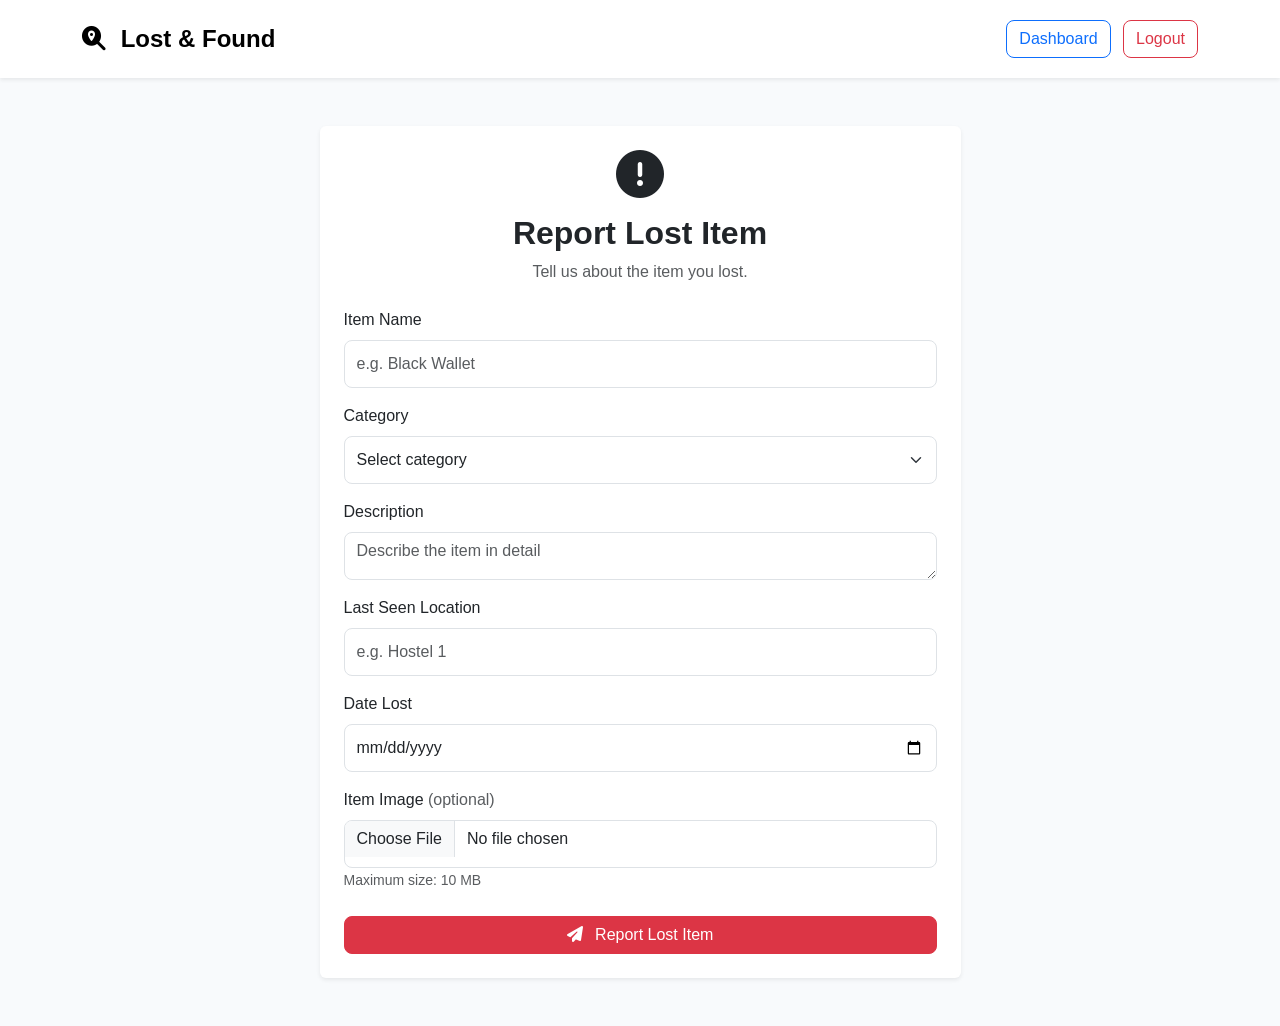
<file: frontend/report-lost.html>
<!DOCTYPE html>
<html lang="en">

<head>

    <meta charset="UTF-8">

    <meta
        name="viewport"
        content="width=device-width, initial-scale=1.0"
    >

    <title>Report Lost Item - Lost & Found</title>

    <link
        href="https://cdn.jsdelivr.net/npm/bootstrap@5.3.3/dist/css/bootstrap.min.css"
        rel="stylesheet"
    >

    <link
        rel="stylesheet"
        href="https://cdnjs.cloudflare.com/ajax/libs/font-awesome/6.5.2/css/all.min.css"
    >

    <link rel="stylesheet" href="css/style.css">

</head>


<body>


<nav class="navbar navbar-expand-lg bg-white shadow-sm">

    <div class="container">

        <a
            class="navbar-brand fw-bold"
            href="index.html"
        >
            <i class="fa-solid fa-magnifying-glass-location me-2"></i>
            Lost & Found
        </a>


        <div>

            <a
                href="dashboard.html"
                class="btn btn-outline-primary me-2"
            >
                Dashboard
            </a>

            <button
                onclick="logoutUser()"
                class="btn btn-outline-danger"
            >
                Logout
            </button>

        </div>

    </div>

</nav>


<main class="container py-5">

    <div class="row justify-content-center">

        <div class="col-md-8 col-lg-7">

            <div class="card shadow-sm border-0">

                <div class="card-body p-4">

                    <div class="text-center mb-4">

                        <i class="fa-solid fa-circle-exclamation fa-3x mb-3"></i>

                        <h2 class="fw-bold">
                            Report Lost Item
                        </h2>

                        <p class="text-muted">
                            Tell us about the item you lost.
                        </p>

                    </div>


                    <form
                        id="lostItemForm"
                        enctype="multipart/form-data"
                    >

                        <div class="mb-3">

                            <label
                                for="lostTitle"
                                class="form-label"
                            >
                                Item Name
                            </label>

                            <input
                                type="text"
                                id="lostTitle"
                                name="title"
                                class="form-control"
                                placeholder="e.g. Black Wallet"
                                required
                            >

                        </div>


                        <div class="mb-3">

                            <label
                                for="lostCategory"
                                class="form-label"
                            >
                                Category
                            </label>

                            <select
                                id="lostCategory"
                                name="category"
                                class="form-select"
                                required
                            >

                                <option value="">
                                    Select category
                                </option>

                                <option value="Electronics">
                                    Electronics
                                </option>

                                <option value="Documents">
                                    Documents
                                </option>

                                <option value="Wallet">
                                    Wallet
                                </option>

                                <option value="Keys">
                                    Keys
                                </option>

                                <option value="Clothing">
                                    Clothing
                                </option>

                                <option value="Books">
                                    Books
                                </option>

                                <option value="Accessories">
                                    Accessories
                                </option>

                                <option value="Other">
                                    Other
                                </option>

                            </select>

                        </div>


                        <div class="mb-3">

                            <label
                                for="lostDescription"
                                class="form-label"
                            >
                                Description
                            </label>

                            <textarea
                                id="lostDescription"
                                name="description"
                                class="form-control"
                                rows="4"
                                placeholder="Describe the item in detail"
                            ></textarea>

                        </div>


                        <div class="mb-3">

                            <label
                                for="lostLocation"
                                class="form-label"
                            >
                                Last Seen Location
                            </label>

                            <input
                                type="text"
                                id="lostLocation"
                                name="location"
                                class="form-control"
                                placeholder="e.g. Hostel 1"
                                required
                            >

                        </div>


                        <div class="mb-3">

                            <label
                                for="lostDate"
                                class="form-label"
                            >
                                Date Lost
                            </label>

                            <input
                                type="date"
                                id="lostDate"
                                name="item_date"
                                class="form-control"
                                required
                            >

                        </div>


                        <div class="mb-4">

                            <label
                                for="lostImage"
                                class="form-label"
                            >
                                Item Image
                                <span class="text-muted">
                                    (optional)
                                </span>
                            </label>

                            <input
                                type="file"
                                id="lostImage"
                                name="image"
                                class="form-control"
                                accept="image/png,image/jpeg,image/jpg,image/gif,image/webp"
                            >

                            <small class="text-muted">
                                Maximum size: 10 MB
                            </small>

                        </div>


                        <button
                            type="submit"
                            class="btn btn-danger w-100"
                        >
                            <i class="fa-solid fa-paper-plane me-2"></i>
                            Report Lost Item
                        </button>

                    </form>

                </div>

            </div>

        </div>

    </div>

</main>


<script src="js/app.js"></script>

</body>
</html>
</file>
<file: frontend/css/style.css>
* {
    margin: 0;
    padding: 0;
    box-sizing: border-box;
}

body {
    font-family: Arial, sans-serif;
    color: #172033;
    background: #f8fafc;
}

/* NAVBAR */

.navbar {
    background: #111827;
    padding: 16px 0;
}

.navbar-brand {
    font-size: 24px;
}

.navbar-brand span {
    color: #60a5fa;
}

.nav-link {
    margin-left: 15px;
}

.btn {
    border-radius: 8px;
}


/* HERO */

.hero {
    min-height: 560px;
    display: flex;
    align-items: center;
    background: linear-gradient(135deg, #111827, #1e3a8a);
    color: white;
}

.hero-badge {
    display: inline-block;
    padding: 8px 15px;
    border-radius: 30px;
    background: rgba(255,255,255,0.12);
    margin-bottom: 20px;
}

.hero h1 {
    font-size: 58px;
    font-weight: 800;
    line-height: 1.1;
}

.hero h1 span {
    color: #60a5fa;
}

.hero-text {
    font-size: 19px;
    max-width: 650px;
    margin: 25px 0;
    color: #dbeafe;
}

.hero-buttons {
    display: flex;
    gap: 12px;
    flex-wrap: wrap;
}


/* SEARCH */

.search-section {
    margin-top: -50px;
    position: relative;
}

.search-box {
    background: white;
    padding: 30px;
    border-radius: 15px;
    box-shadow: 0 10px 35px rgba(0,0,0,0.12);
}

.search-box h3 {
    font-weight: 700;
}

.form-control,
.form-select {
    height: 48px;
    border-radius: 8px;
}


/* FEATURES */

.features-section {
    padding: 90px 0;
}

.section-heading {
    text-align: center;
    margin-bottom: 50px;
}

.section-heading p {
    color: #2563eb;
    font-weight: bold;
    letter-spacing: 2px;
}

.section-heading h2 {
    font-size: 38px;
    font-weight: 800;
}

.feature-card {
    background: white;
    padding: 35px;
    border-radius: 15px;
    text-align: center;
    height: 100%;
    box-shadow: 0 5px 25px rgba(0,0,0,0.06);
    transition: 0.3s;
}

.feature-card:hover {
    transform: translateY(-8px);
}

.feature-icon {
    width: 70px;
    height: 70px;
    margin: auto;
    display: flex;
    align-items: center;
    justify-content: center;
    border-radius: 50%;
    background: #dbeafe;
    color: #2563eb;
    font-size: 28px;
    margin-bottom: 20px;
}

.feature-card p {
    color: #64748b;
    line-height: 1.7;
}


/* STATS */

.stats-section {
    padding: 60px 0;
    background: #111827;
    color: white;
}

.stats-section h2 {
    font-size: 40px;
    font-weight: 800;
}

.stats-section p {
    color: #cbd5e1;
}


/* FOOTER */

footer {
    background: #020617;
    color: white;
    padding: 50px 0 25px;
}

footer p {
    color: #94a3b8;
}

footer a {
    color: #cbd5e1;
    text-decoration: none;
    margin-left: 20px;
}

footer a:hover {
    color: white;
}


/* MOBILE */

@media (max-width: 768px) {

    .hero {
        min-height: 600px;
    }

    .hero h1 {
        font-size: 42px;
    }

    .hero-text {
        font-size: 16px;
    }

    .search-section {
        margin-top: -30px;
    }

    .section-heading h2 {
        font-size: 30px;
    }

}
/* ================= AUTH PAGES ================= */

.auth-page {
    background: #f1f5f9;
    min-height: 100vh;
}

.auth-section {
    min-height: calc(100vh - 76px);
    display: flex;
    align-items: center;
    justify-content: center;
    padding: 50px 20px;
}

.auth-card {
    width: 100%;
    max-width: 450px;
    background: white;
    padding: 40px;
    border-radius: 18px;
    box-shadow: 0 10px 40px rgba(0, 0, 0, 0.10);
}

.register-card {
    max-width: 500px;
}

.auth-icon {
    width: 70px;
    height: 70px;
    margin: 0 auto 20px;
    border-radius: 50%;
    background: #dbeafe;
    color: #2563eb;

    display: flex;
    align-items: center;
    justify-content: center;

    font-size: 28px;
}

.auth-card h2 {
    text-align: center;
    font-weight: 800;
}

.auth-subtitle {
    text-align: center;
    color: #64748b;
    margin-bottom: 30px;
}

.auth-card .form-label {
    font-weight: 600;
}

.auth-card .input-group-text {
    background: #f8fafc;
}

.auth-link {
    color: #2563eb;
    text-decoration: none;
}

.auth-link:hover {
    text-decoration: underline;
}

.auth-bottom {
    text-align: center;
    margin-top: 25px;
    margin-bottom: 0;
    color: #64748b;
}

.auth-bottom a {
    color: #2563eb;
    font-weight: 600;
    text-decoration: none;
}
/* ================= ITEMS PAGE ================= */

.items-page {
    min-height: calc(100vh - 150px);
    padding: 60px 0;
}

.page-header {
    display: flex;
    justify-content: space-between;
    align-items: center;
    margin-bottom: 35px;
}

.page-label {
    color: #2563eb;
    font-weight: 700;
    letter-spacing: 2px;
    margin-bottom: 8px;
}

.page-header h1 {
    font-size: 40px;
    font-weight: 800;
}

.page-header p {
    color: #64748b;
}

.item-search {
    background: white;
    padding: 22px;
    border-radius: 14px;
    box-shadow: 0 5px 20px rgba(0,0,0,0.06);
    margin-bottom: 30px;
}

.item-card {
    background: white;
    border-radius: 15px;
    overflow: hidden;
    height: 100%;
    box-shadow: 0 5px 25px rgba(0,0,0,0.07);
    transition: 0.3s;
}

.item-card:hover {
    transform: translateY(-6px);
    box-shadow: 0 12px 30px rgba(0,0,0,0.12);
}

.item-image {
    height: 180px;
    background: #dbeafe;
    color: #2563eb;
    display: flex;
    align-items: center;
    justify-content: center;
    font-size: 60px;
    position: relative;
}

.item-status {
    position: absolute;
    top: 15px;
    right: 15px;
    background: #dc2626;
    color: white;
    padding: 5px 12px;
    border-radius: 20px;
    font-size: 12px;
    font-weight: bold;
}

.item-status.found {
    background: #16a34a;
}

.item-content {
    padding: 22px;
}

.item-category {
    font-size: 12px;
    font-weight: bold;
    color: #2563eb;
    text-transform: uppercase;
}

.item-content h4 {
    margin: 8px 0 15px;
    font-weight: 700;
}

.item-content p {
    color: #64748b;
    margin-bottom: 8px;
}

.item-content p i {
    width: 20px;
    color: #2563eb;
}

@media (max-width: 768px) {

    .page-header {
        flex-direction: column;
        align-items: flex-start;
        gap: 20px;
    }

    .page-header h1 {
        font-size: 32px;
    }

}
/* ================= REPORT PAGE ================= */

.report-page {
    min-height: calc(100vh - 150px);
    padding: 60px 0;
}

.report-header {
    margin-bottom: 30px;
}

.report-header h1 {
    font-size: 40px;
    font-weight: 800;
}

.report-header p:last-child {
    color: #64748b;
}

.report-card {
    max-width: 900px;
    margin: auto;
    background: white;
    padding: 40px;
    border-radius: 18px;
    box-shadow: 0 8px 30px rgba(0,0,0,0.07);
}

.form-section-title {
    font-weight: 700;
    margin-bottom: 25px;
}

.form-section-title i {
    color: #2563eb;
    margin-right: 8px;
}

.report-card hr {
    margin: 40px 0;
    border-color: #e2e8f0;
}

.report-card textarea {
    resize: vertical;
}

.form-actions {
    display: flex;
    justify-content: flex-end;
    gap: 12px;
    margin-top: 35px;
}

@media (max-width: 768px) {

    .report-page {
        padding: 35px 15px;
    }

    .report-header h1 {
        font-size: 30px;
    }

    .report-card {
        padding: 25px 20px;
    }

    .form-actions {
        flex-direction: column-reverse;
    }

    .form-actions .btn {
        width: 100%;
    }

}
/* ================= DASHBOARD ================= */

.dashboard-page {
    min-height: calc(100vh - 150px);
    padding: 50px 0;
}

.dashboard-header {
    display: flex;
    justify-content: space-between;
    align-items: center;
    margin-bottom: 35px;
}

.dashboard-header h1 {
    font-size: 40px;
    font-weight: 800;
}

.dashboard-header p:last-child {
    color: #64748b;
}

.quick-actions {
    display: flex;
    gap: 10px;
}


/* STAT */

.dashboard-stat {
    background: white;
    padding: 25px;
    border-radius: 15px;
    display: flex;
    align-items: center;
    gap: 18px;
    box-shadow: 0 5px 20px rgba(0,0,0,0.06);
}

.stat-icon {
    width: 55px;
    height: 55px;
    border-radius: 12px;
    background: #fee2e2;
    color: #dc2626;

    display: flex;
    align-items: center;
    justify-content: center;

    font-size: 23px;
}

.found-icon {
    background: #dcfce7;
    color: #16a34a;
}

.match-icon {
    background: #dbeafe;
    color: #2563eb;
}

.claim-icon {
    background: #fef3c7;
    color: #d97706;
}

.dashboard-stat h2 {
    margin: 0;
    font-weight: 800;
}

.dashboard-stat p {
    margin: 3px 0 0;
    color: #64748b;
}


/* DASHBOARD CARD */

.dashboard-card {
    background: white;
    padding: 25px;
    border-radius: 15px;
    box-shadow: 0 5px 20px rgba(0,0,0,0.06);
}

.dashboard-card-header {
    display: flex;
    justify-content: space-between;
    margin-bottom: 20px;
}

.dashboard-card-header h4 {
    font-weight: 700;
    margin: 0;
}

.dashboard-card-header p {
    color: #64748b;
    margin: 4px 0 0;
    font-size: 14px;
}

.dashboard-card-header a {
    text-decoration: none;
    color: #2563eb;
}


/* REPORT ROW */

.report-row {
    display: flex;
    align-items: center;
    gap: 15px;
    padding: 16px 0;
    border-top: 1px solid #e2e8f0;
}

.report-item-icon {
    width: 50px;
    height: 50px;
    border-radius: 10px;

    display: flex;
    align-items: center;
    justify-content: center;

    font-size: 20px;
}

.lost-bg {
    background: #fee2e2;
    color: #dc2626;
}

.found-bg {
    background: #dcfce7;
    color: #16a34a;
}

.report-info {
    flex: 1;
}

.report-info h5 {
    margin: 0;
    font-weight: 700;
}

.report-info p {
    margin: 4px 0 0;
    color: #64748b;
    font-size: 14px;
}

.dashboard-badge {
    padding: 5px 10px;
    border-radius: 20px;
    font-size: 11px;
    font-weight: bold;
}

.lost-badge {
    background: #fee2e2;
    color: #dc2626;
}

.found-badge {
    background: #dcfce7;
    color: #16a34a;
}


/* MATCH */

.match-card {
    display: flex;
    gap: 12px;
    align-items: center;
    padding: 15px 0;
    border-bottom: 1px solid #e2e8f0;
}

.match-icon-small {
    width: 45px;
    height: 45px;
    border-radius: 10px;
    background: #dbeafe;
    color: #2563eb;

    display: flex;
    align-items: center;
    justify-content: center;
}

.match-card h6 {
    margin: 0;
    font-weight: 700;
}

.match-card p {
    margin: 3px 0 0;
    color: #64748b;
    font-size: 13px;
}

.match-card p span {
    color: #16a34a;
    font-weight: bold;
}


/* NOTIFICATION */

.notification-card {
    margin-top: 25px;
    display: flex;
    align-items: center;
    gap: 15px;
}

.notification-icon {
    width: 50px;
    height: 50px;
    border-radius: 50%;
    background: #dbeafe;
    color: #2563eb;

    display: flex;
    align-items: center;
    justify-content: center;
}

.notification-card h5 {
    margin: 0;
    font-weight: 700;
}

.notification-card p {
    margin: 4px 0 0;
    color: #64748b;
}


@media (max-width: 768px) {

    .dashboard-header {
        flex-direction: column;
        align-items: flex-start;
        gap: 20px;
    }

    .dashboard-header h1 {
        font-size: 32px;
    }

    .quick-actions {
        width: 100%;
    }

    .quick-actions .btn {
        flex: 1;
    }

    .notification-card {
        align-items: flex-start;
        flex-wrap: wrap;
    }

    .notification-card .btn {
        width: 100%;
    }

}
/* ================= ITEM DETAILS ================= */

.details-page {
    min-height: calc(100vh - 150px);
    padding: 50px 0;
}

.back-link {
    text-decoration: none;
    color: #2563eb;
    font-weight: 600;
}

.details-image {
    height: 450px;
    background: #dbeafe;
    color: #2563eb;
    border-radius: 18px;

    display: flex;
    align-items: center;
    justify-content: center;

    font-size: 130px;
    position: relative;
}

.details-status {
    position: absolute;
    top: 20px;
    right: 20px;

    background: #dc2626;
    color: white;

    padding: 7px 15px;
    border-radius: 20px;

    font-size: 13px;
    font-weight: bold;
}

.details-card {
    background: white;
    padding: 30px;
    border-radius: 18px;

    box-shadow: 0 5px 25px rgba(0,0,0,0.07);
}

.details-card h1 {
    font-size: 42px;
    font-weight: 800;
    margin: 8px 0 15px;
}

.details-description {
    color: #64748b;
    line-height: 1.7;
}

.detail-info {
    margin-top: 25px;
}

.detail-info > div {
    display: flex;
    gap: 15px;
    align-items: center;
    margin-bottom: 20px;
}

.detail-info > div > i {
    width: 42px;
    height: 42px;

    display: flex;
    align-items: center;
    justify-content: center;

    background: #dbeafe;
    color: #2563eb;

    border-radius: 10px;
}

.detail-info small {
    display: block;
    color: #94a3b8;
}

.detail-info strong {
    display: block;
}

.claim-note {
    text-align: center;
    color: #64748b;
    font-size: 13px;
    margin-top: 15px;
    margin-bottom: 0;
}

.claim-note i {
    color: #16a34a;
}


/* MAP */

.map-placeholder {
    height: 250px;
    margin-top: 20px;

    border-radius: 12px;
    background: #e2e8f0;

    display: flex;
    flex-direction: column;
    align-items: center;
    justify-content: center;

    text-align: center;
}

.map-placeholder > i {
    font-size: 45px;
    color: #2563eb;
    margin-bottom: 10px;
}

.map-placeholder p {
    color: #64748b;
}


/* SAFETY */

.safety-box {
    display: flex;
    gap: 15px;
    align-items: flex-start;

    background: #fff7ed;
    border: 1px solid #fed7aa;

    padding: 20px;
    border-radius: 14px;
}

.safety-box > i {
    color: #ea580c;
    font-size: 25px;
}

.safety-box h5 {
    margin-bottom: 5px;
}

.safety-box p {
    margin: 0;
    color: #7c2d12;
}


/* MOBILE */

@media (max-width: 768px) {

    .details-image {
        height: 300px;
        font-size: 90px;
    }

    .details-card h1 {
        font-size: 32px;
    }

}
</file>
